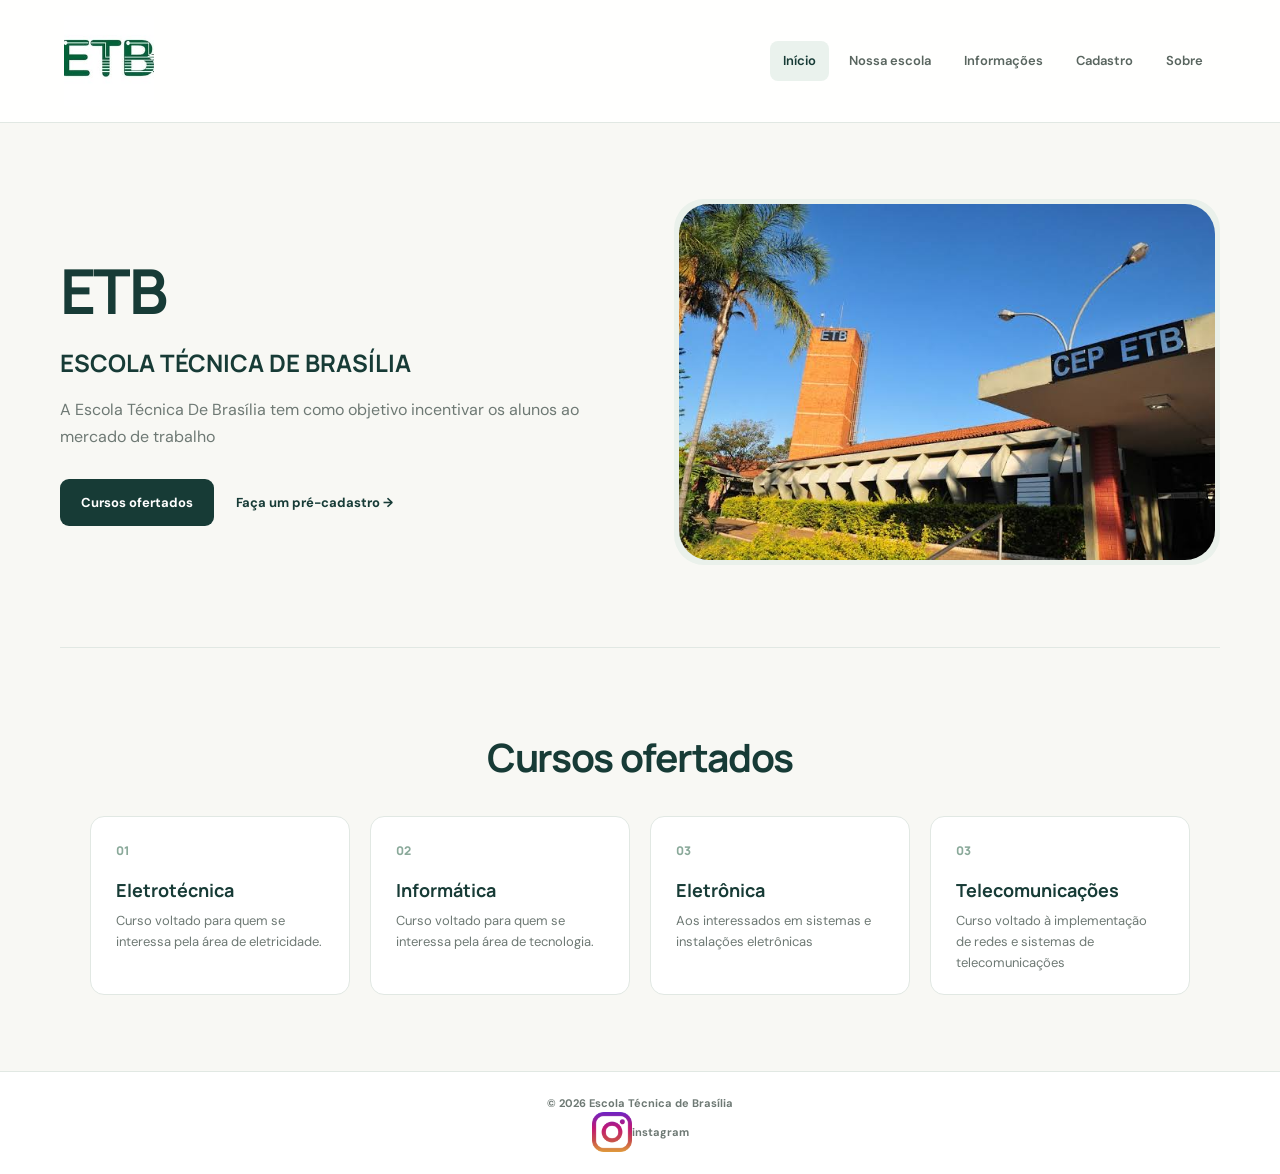
<file: index.html>
<!DOCTYPE html>
<html lang="pt-BR">
<head>
  <meta charset="UTF-8">
  <meta name="viewport" content="width=device-width, initial-scale=1.0">
  <title>ETB</title>
  <link rel="stylesheet" href="style.css">
</head>
<body>
  <header class="site-header">
    <a class="brand" href="index.html"><img src="logo.png" alt="Logo da Escola Técnica" width="90px"></a>
    <nav class="main-nav" aria-label="Navegação principal">
      <a class="active" href="index.html">Início</a>
      <a href="conteudo.html">Nossa escola</a>
      <a href="dados.html">Informações</a>
      <a href="cadastro.html">Cadastro</a>
      <a href="sobre.html">Sobre</a>
    </nav>
  </header>

  <main>
    <section class="hero">
      <div class="hero-copy">
        <h1>ETB</h1>
        <h2>ESCOLA TÉCNICA DE BRASÍLIA</h2>
        <p>A Escola Técnica De Brasília tem como objetivo incentivar os alunos ao mercado de trabalho</p>
        <div class="hero-actions">
          <a class="button button-primary" href="#cursos">Cursos ofertados</a>
          <a class="text-link" href="cadastro.html">Faça um pré-cadastro →</a>
        </div>
      </div>
      <div class="hero-art">
        <img src="etb.jpeg" alt="Imagem da Escola técnica">
      </div>
    </section>

    <section class="section intro-section" id="cursos">
      <div class="section-heading">
        <h2>Cursos ofertados</h2>
      </div>
      <div class="feature-grid">
        <article class="feature-card">
          <span class="feature-number">01</span><h3>Eletrotécnica</h3><p>Curso voltado para quem se interessa pela área de eletricidade. </p>
        </article>
        <article class="feature-card">
          <span class="feature-number">02</span><h3>Informática</h3><p>Curso voltado para quem se interessa pela área de tecnologia.</p>
        </article>
        <article class="feature-card">
          <span class="feature-number">03</span><h3>Eletrônica</h3><p>Aos interessados em sistemas e instalações eletrônicas</p>
        </article>
        <article class="feature-card">
          <span class="feature-number">03</span><h3>Telecomunicações</h3><p>Curso voltado à implementação de redes e sistemas de telecomunicações</p>
        </article>
      </div>
    </section>
  </main>

  <footer class="site-footer">
    <span>© 2026 Escola Técnica de Brasília</span>
    <div class="link"><img src="instagram.png" alt="" width="40px"><a href="#site-footer">instagram</a></div>
  </footer>
</body>
</html>
</file>
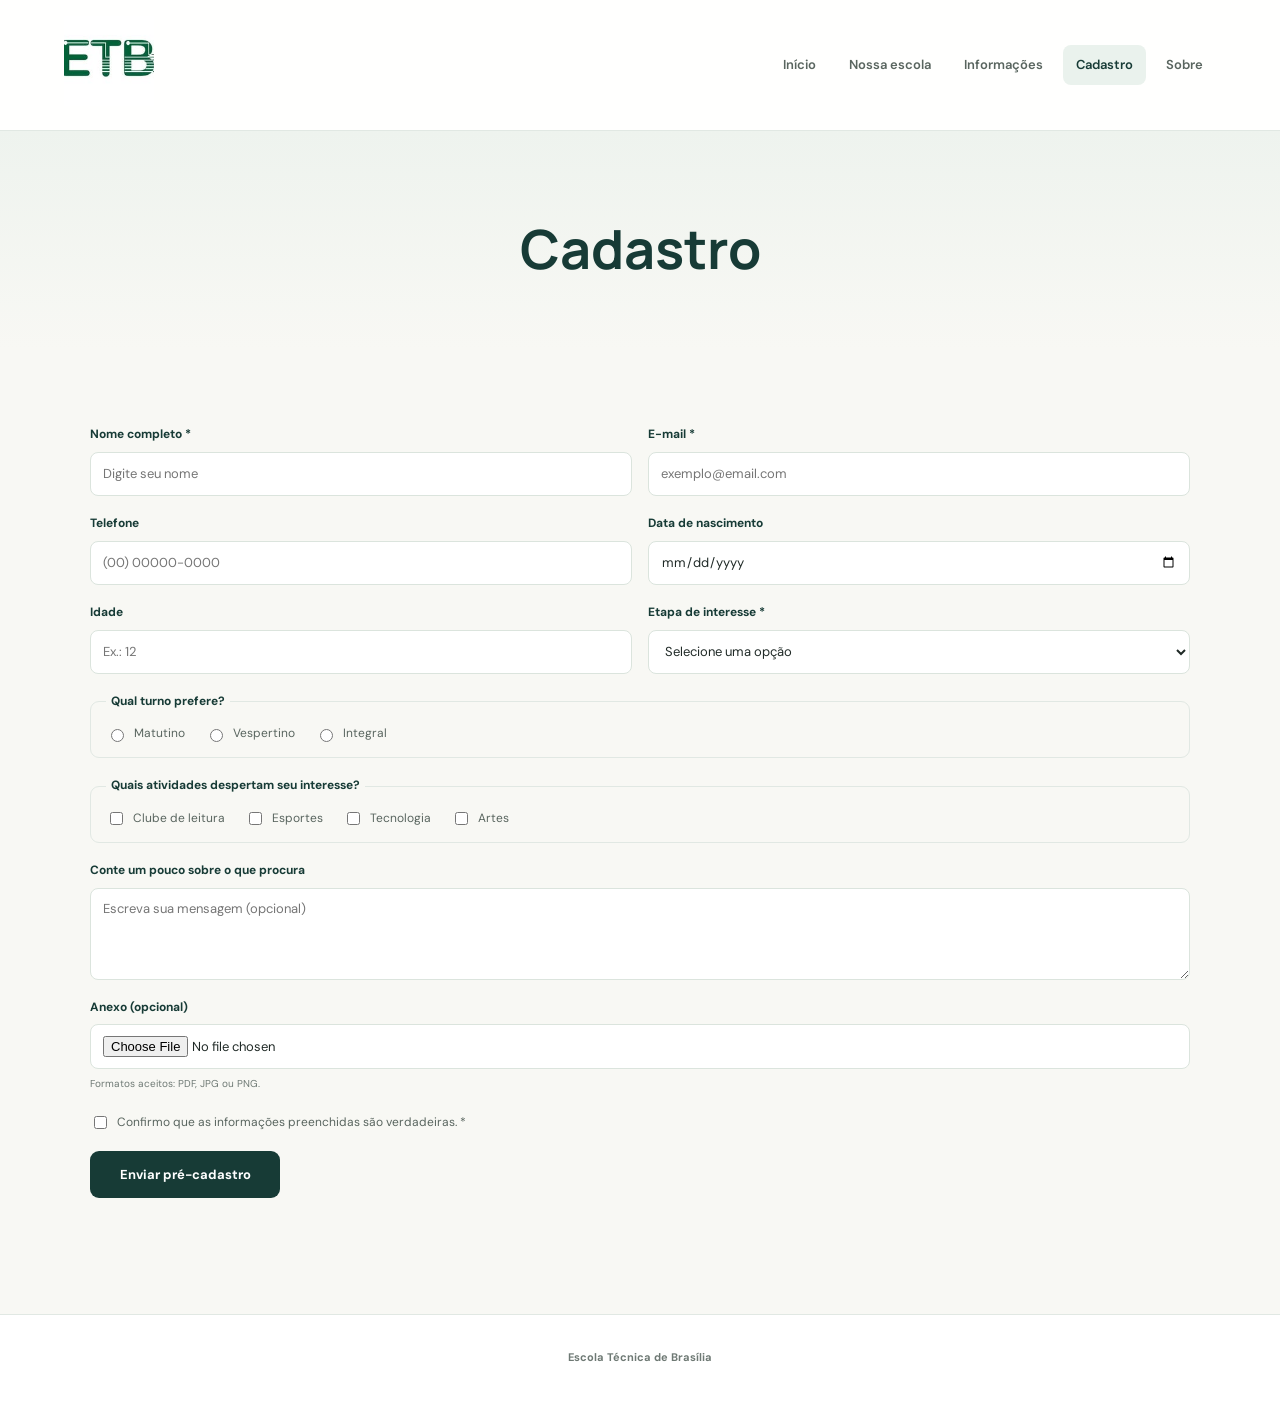
<file: cadastro.html>
<!DOCTYPE html>
<html lang="pt-BR">
<head>
  <meta charset="UTF-8">
  <meta name="viewport" content="width=device-width, initial-scale=1.0">
  <title>ETB | Escola Técnica de Brasília</title>
  <link rel="stylesheet" href="cadastro.css">
  <script src="script.js" defer></script>
</head>
<body>
  <header class="site-header">
    <a href="index.html"><img src="logo.png" alt="" width="90px"></a>
    <nav class="main-nav" aria-label="Navegação principal">
      <a href="index.html">Início</a>
      <a href="conteudo.html">Nossa escola</a>
      <a href="dados.html">Informações</a>
      <a class="active" href="cadastro.html">Cadastro</a>
      <a href="sobre.html">Sobre</a>
    </nav>
  </header>

  <main class="page-main">
    <section class="page-hero">
      <h1>Cadastro</h1>
    </section>

    <section class="section form-section">
      <form id="cadastroForm" class="school-form">
        <div class="form-row">
          <div class="form-group"><label for="nome">Nome completo *</label><input type="text" id="nome" name="nome" placeholder="Digite seu nome" minlength="3" maxlength="80" autocomplete="name" required></div>
          <div class="form-group"><label for="email">E-mail *</label><input type="email" id="email" name="email" placeholder="exemplo@email.com" autocomplete="email" required></div>
        </div>
        <div class="form-row">
          <div class="form-group"><label for="telefone">Telefone</label><input type="tel" id="telefone" name="telefone" placeholder="(00) 00000-0000" pattern="[0-9() +-]{8,20}" autocomplete="tel"></div>
          <div class="form-group"><label for="nascimento">Data de nascimento</label><input type="date" id="nascimento" name="nascimento"></div>
        </div>
        <div class="form-row">
          <div class="form-group"><label for="idade">Idade</label><input type="number" id="idade" name="idade" min="3" max="100" placeholder="Ex.: 12"></div>
          <div class="form-group"><label for="etapa">Etapa de interesse *</label><select id="etapa" name="etapa" required><option value="">Selecione uma opção</option><option>Ensino Fundamental I</option><option>Ensino Fundamental II</option><option>Atividades em período integral</option><option>Quero receber informações</option></select></div>
        </div>

        <fieldset class="form-fieldset"><legend>Qual turno prefere?</legend>
          <label class="choice"><input type="radio" name="turno" value="Matutino" required> Matutino</label>
          <label class="choice"><input type="radio" name="turno" value="Vespertino"> Vespertino</label>
          <label class="choice"><input type="radio" name="turno" value="Integral"> Integral</label>
        </fieldset>

        <fieldset class="form-fieldset"><legend>Quais atividades despertam seu interesse?</legend>
          <label class="choice"><input type="checkbox" name="atividades" value="Leitura"> Clube de leitura</label>
          <label class="choice"><input type="checkbox" name="atividades" value="Esportes"> Esportes</label>
          <label class="choice"><input type="checkbox" name="atividades" value="Tecnologia"> Tecnologia</label>
          <label class="choice"><input type="checkbox" name="atividades" value="Artes"> Artes</label>
        </fieldset>

        <div class="form-group"><label for="mensagem">Conte um pouco sobre o que procura</label><textarea id="mensagem" name="mensagem" rows="4" maxlength="500" placeholder="Escreva sua mensagem (opcional)"></textarea></div>
        <div class="form-group"><label for="arquivo">Anexo (opcional)</label><input type="file" id="arquivo" name="arquivo" accept=".pdf,.jpg,.jpeg,.png"><small>Formatos aceitos: PDF, JPG ou PNG.</small></div>
        <label class="choice consent"><input type="checkbox" id="consentimento" required> Confirmo que as informações preenchidas são verdadeiras. *</label>
        <button class="button button-primary submit-button" type="submit">Enviar pré-cadastro</button>
        <p id="formMessage" class="form-message" role="status" aria-live="polite"></p>
      </form>
    </section>
  </main>
  <footer class="site-footer">
    <p>Escola Técnica de Brasília</p>
  </footer>
</body>
</html>
</file>
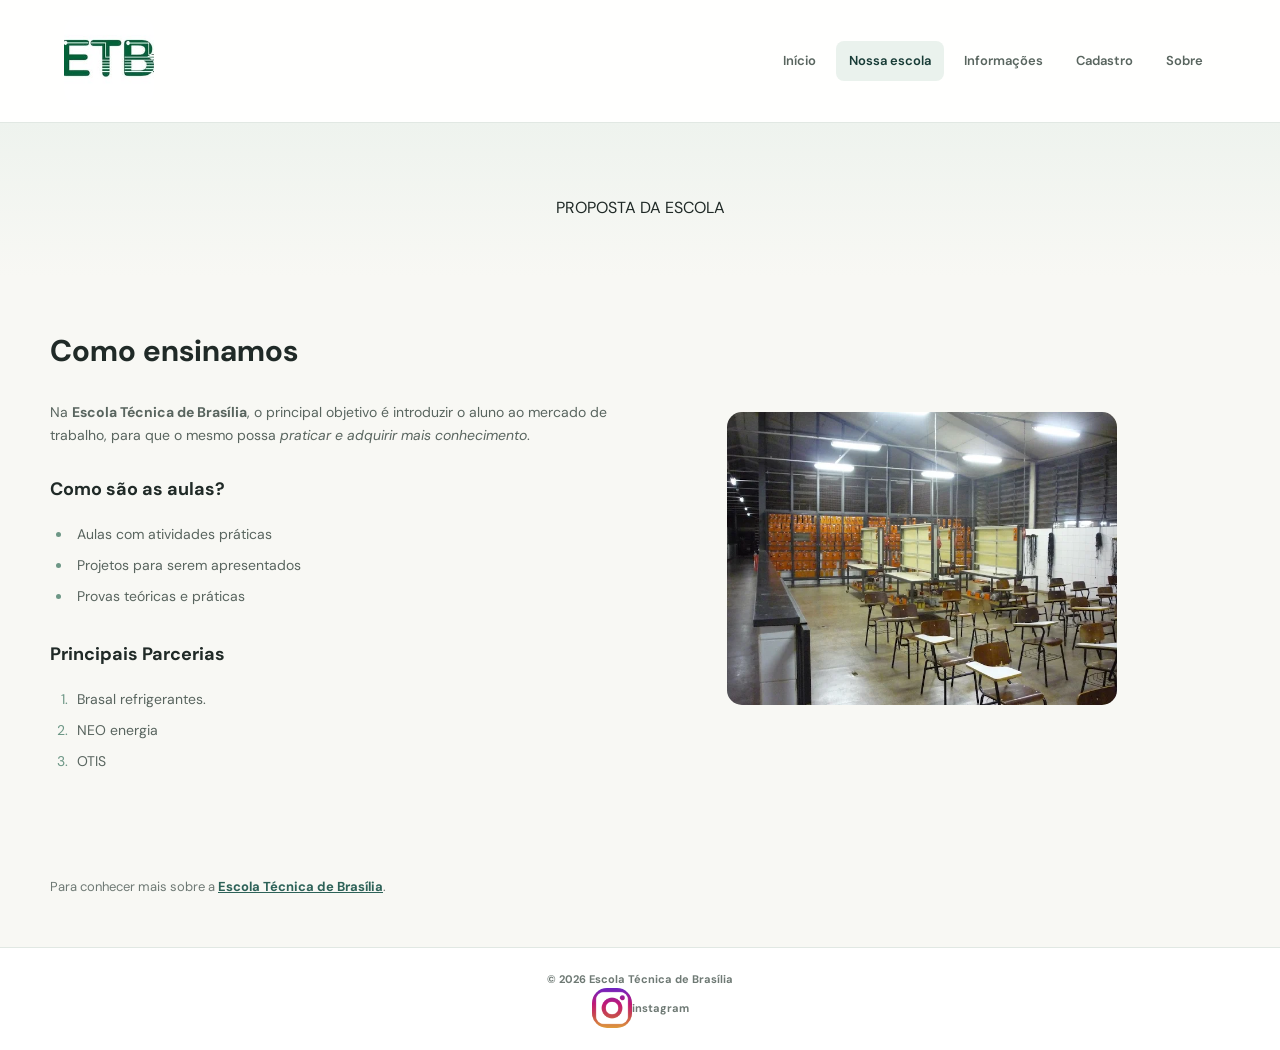
<file: conteudo.html>
<!DOCTYPE html>
<html lang="pt-BR">

<head>
  <meta charset="UTF-8">
  <meta name="viewport" content="width=device-width, initial-scale=1.0">
  <title>ETB | Escola Técnica de Brasília</title>
  <link rel="stylesheet" href="conteudo.css">
</head>

<body>
  <header class="site-header">
    <a class="brand" href="index.html"><img src="logo.png" alt="logo da etb" width="90px"></a>
    <nav class="main-nav">
      <a href="index.html">Início</a>
      <a class="active" href="conteudo.html">Nossa escola</a>
      <a href="dados.html">Informações</a>
      <a href="cadastro.html">Cadastro</a>
      <a href="sobre.html">Sobre</a>
    </nav>
  </header>

  <main class="page-main">
    <section class="page-hero">
      <span>PROPOSTA DA ESCOLA</span>
    </section>

    <section class="content-layout section">
      <div class="content-copy">
        <h2>Como ensinamos</h2>
        <p>Na <strong>Escola Técnica de Brasília</strong>, o principal objetivo é introduzir o aluno ao mercado de trabalho, para que o mesmo possa <em>praticar e adquirir mais conhecimento</em>.</p>

        <h3>Como são as aulas?</h3>
        <ul class="styled-list">
          <li>Aulas com atividades práticas</li>
          <li>Projetos para serem apresentados</li>
          <li>Provas teóricas e práticas</li>
        </ul>

        <h3>Principais Parcerias</h3>
        <ol class="styled-list ordered">
          <li>Brasal refrigerantes.</li>
          <li>NEO energia</li>
          <li>OTIS</li>
        </ol>
      </div>

        <img src="sala.jpg" alt="Sala" width="390px">
    </section>

    <section>
      <p class="reference">Para conhecer mais sobre a <a
          href="https://www.educaedu-brasil.com/centros/etb--escola-tecnica-de-brasilia-uni3541" target="_blank">Escola Técnica de Brasília</a>.</p>
    </section>
  </main>

  <footer class="site-footer">
    <span>© 2026 Escola Técnica de Brasília</span>
    <div class="link"><img src="instagram.png" alt="" width="40px"><a href="#site-footer">instagram</a></div>
  </footer>
</body>
</html>
</file>
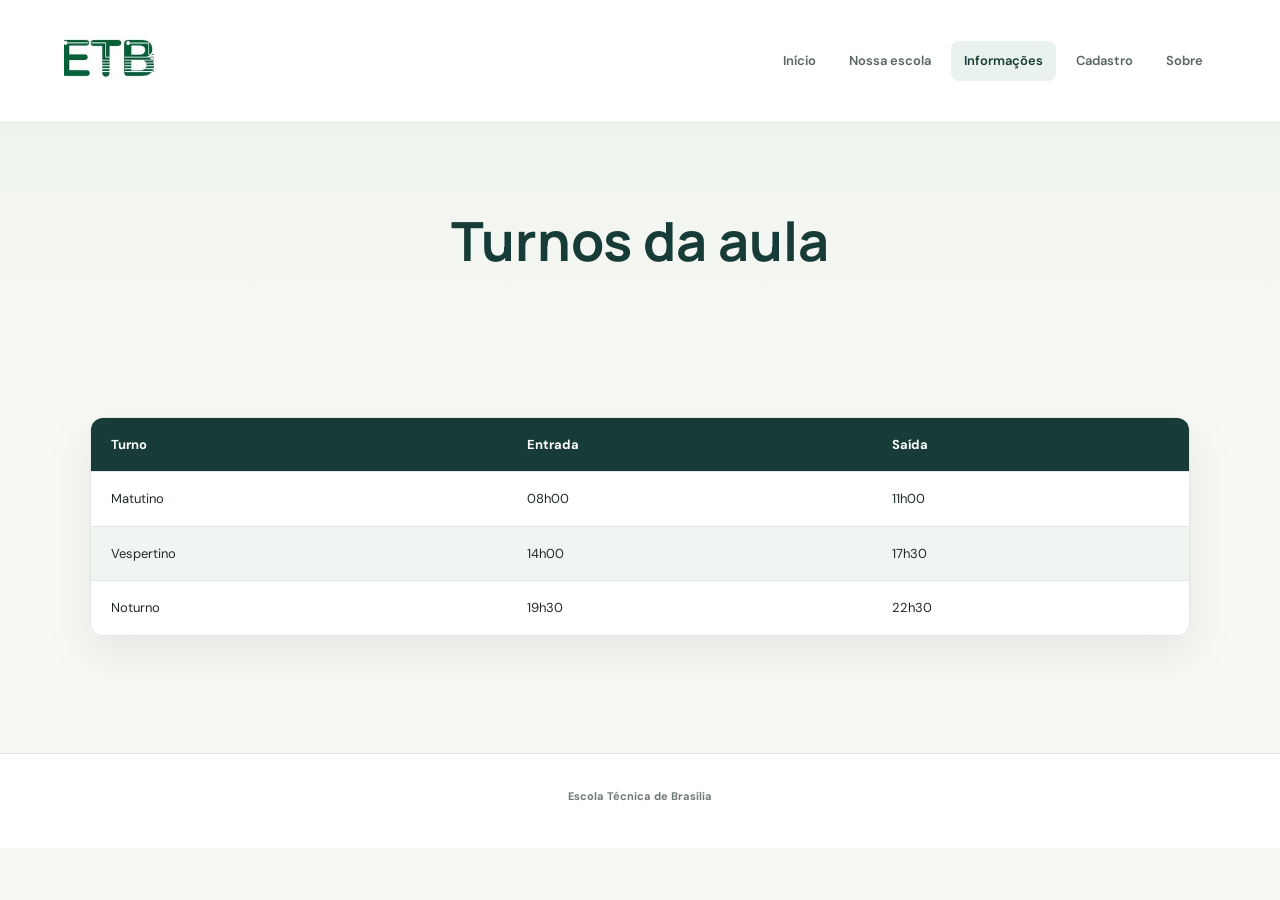
<file: dados.html>
<!DOCTYPE html>
<html lang="pt-BR">

<head>
  <meta charset="UTF-8">
  <meta name="viewport" content="width=device-width, initial-scale=1.0">
  <title>ETB | Escola técnica de Brasília</title>
  <link rel="stylesheet" href="dados.css">
  <style>
    /* CSS interno*/
    .school-table th {
      background-color: #173b36;
      color: #ffffff;
    }

    .school-table td {
      background-color: #ffffff;
    }

    .school-table tr:nth-child(even) td {
      background-color: #f0f5f2;
    }
  </style>
</head>

<body>
  <header class="site-header"><img src="logo.png" alt="" width="90px"></a>
    <nav class="main-nav" aria-label="Navegação principal">
      <a href="index.html">Início</a>
      <a href="conteudo.html">Nossa escola</a>
      <a class="active" href="dados.html">Informações</a>
      <a href="cadastro.html">Cadastro</a>
      <a href="sobre.html">Sobre</a>
    </nav>
  </header>

  <main class="page-main">
    <section class="page-hero">
      <h1>Turnos da aula</h1>
    </section>

    <section class="section table-section">
      <div class="table-wrap">
        <table class="school-table">
          <thead>
            <tr>
              <th scope="col">Turno</th>
              <th scope="col">Entrada</th>
              <th scope="col">Saída</th>
            </tr>
          </thead>
          <tbody>
            <tr>
              <td>Matutino</td>
              <td>08h00</td>
              <td>11h00</td>
            </tr>
            <tr>
              <td>Vespertino</td>
              <td>14h00</td>
              <td>17h30</td>
            </tr>
            <tr>
              <td>Noturno</td>
              <td>19h30</td>
              <td>22h30</td>
            </tr>
          </tbody>
        </table>
      </div>
    </section>
  </main>
  <footer class="site-footer">
    <p>Escola Técnica de Brasília</p>
  </footer>
</body>

</html>
</file>
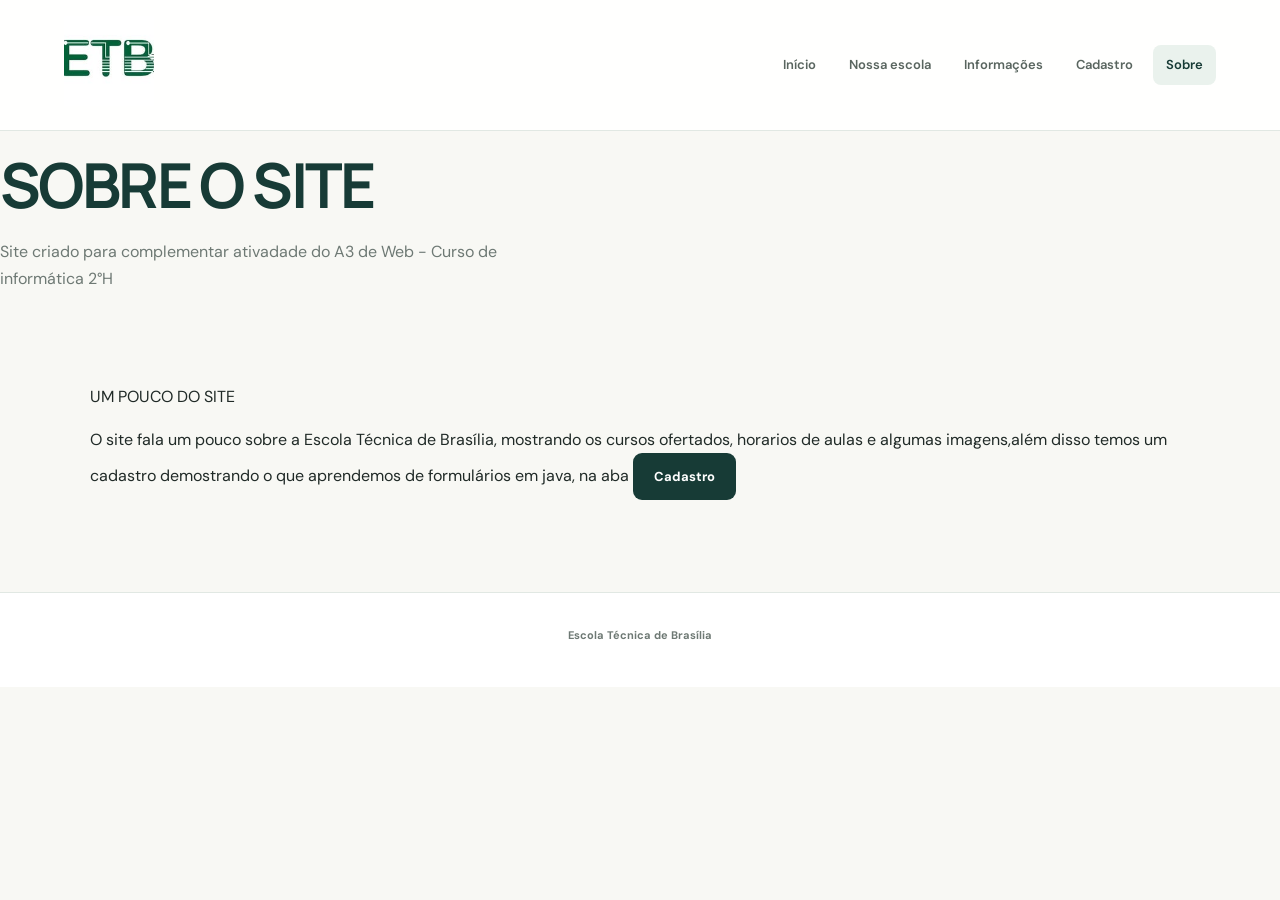
<file: sobre.html>
<!DOCTYPE html>
<html lang="pt-BR">
<head>
  <meta charset="UTF-8">
  <meta name="viewport" content="width=device-width, initial-scale=1.0">
  <meta name="description" content="Conheça os objetivos e os princípios da Escola Horizonte.">
  <title>ETB | Escola Técnica de Brsília</title>
  <link rel="stylesheet" href="style.css">
</head>
<body>
  <header class="site-header">
    <a class="brand" href="index.html"><span class="brand-mark"><img src="logo.png" alt="" width="90px"></a>
    <nav class="main-nav" aria-label="Navegação principal">
      <a href="index.html">Início</a><a href="conteudo.html">Nossa escola</a><a href="dados.html">Informações</a><a href="cadastro.html">Cadastro</a><a class="active" href="sobre.html">Sobre</a>
    </nav>
  </header>

  <main class="page-main">
    <section class="page-hero">
      <h1>SOBRE O SITE</h1>
      <p>Site criado para complementar ativadade do A3 de Web - Curso de informática 2°H</p>
    </section>
    <section class="section about-layout">
      <div><span class="eyebrow">UM POUCO DO SITE</span><p>O site fala um pouco sobre a Escola Técnica de Brasília, mostrando os cursos ofertados, horarios de aulas e algumas imagens,além disso temos um cadastro demostrando o que aprendemos de formulários em java, na aba <a class="button button-primary" href="cadastro.html">Cadastro</a></p></div>
      
    </section>
  </main>
  <footer class="site-footer">
    <p>Escola Técnica de Brasília</p>
  </footer>
</body>
</html>
</file>
<file: style.css>
@import url('https://fonts.googleapis.com/css2?family=DM+Sans:wght@400;500;600;700&family=Manrope:wght@400;500;600;700;800&display=swap');

:root {
  --green: #173b36;
  --green-2: #2d6258;
  --mint: #eaf2ed;
  --cream: #f8f8f4;
  --ink: #202a27;
  --muted: #6e7974;
  --line: #e1e8e3;
  --white: #ffffff;
  --shadow: 0 18px 50px rgba(23, 59, 54, .09);
}

* {
  box-sizing: border-box;
}

html {
  scroll-behavior: smooth;
}

body {
  margin: 0;
  background: var(--cream);
  color: var(--ink);
  font-family: 'DM Sans', Arial, sans-serif;
  line-height: 1.65;
}

a {
  color: inherit;
}

.site-header {
  min-height: 82px;
  padding: 16px max(5vw, 24px);
  display: flex;
  align-items: center;
  justify-content: space-between;
  gap: 28px;
  background: rgba(255, 255, 255, .94);
  border-bottom: 1px solid var(--line);
}

.brand {
  display: inline-flex;
  align-items: center;
  gap: 11px;
  color: var(--green);
  text-decoration: none;
  font-family: Manrope, sans-serif;
  font-size: 17px;
  white-space: nowrap;
}



.main-nav {
  display: flex;
  align-items: center;
  flex-wrap: wrap;
  gap: 7px;
}

.main-nav a {
  padding: 9px 13px;
  border-radius: 8px;
  text-decoration: none;
  color: #59655f;
  font-size: 13px;
  font-weight: 600;
  transition: .2s;
}

.main-nav a:hover,
.main-nav a.active {
  color: var(--green);
  background: var(--mint);
}

.hero {
  max-width: 1220px;
  margin: auto;
  padding: 76px 30px 82px;
  display: grid;
  grid-template-columns: 1.02fr .98fr;
  align-items: center;
  gap: 45px;
}



h1,
h2,
h3 {
  font-family: Manrope, sans-serif;
  line-height: 1.2;
  color: var(--green);
}

.hero h1,
.page-hero h1 {
  margin: 17px 0;
  font-size: clamp(38px, 5vw, 62px);
  letter-spacing: -2.6px;
}


.hero-copy>p,
.page-hero>p {
  max-width: 570px;
  color: var(--muted);
  font-size: 16px;
}

.hero-actions {
  display: flex;
  align-items: center;
  flex-wrap: wrap;
  gap: 22px;
  margin-top: 29px;
}

.button {
  display: inline-flex;
  justify-content: center;
  align-items: center;
  min-height: 47px;
  padding: 0 21px;
  border: 0;
  border-radius: 9px;
  font: 700 13px 'DM Sans', sans-serif;
  text-decoration: none;
  cursor: pointer;
  transition: transform .2s, background .2s;
}

.button:hover {
  transform: translateY(-2px);
}

.button-primary {
  background: var(--green);
  color: white;
}

.button-primary:hover {
  background: var(--green-2);
}

.text-link {
  color: var(--green);
  font-size: 13px;
  font-weight: 700;
  text-decoration: none;
}


.hero-art {
  position: relative;
  padding: 5px;
  border-radius: 30px;
  background: #eaf1eb;
}

.hero-art img {
  display: block;
  width: 100%;
  max-height: 390px;
  border-radius: 30px;
}


.section {
  max-width: 1160px;
  margin: auto;
  padding: 76px 30px;
}

.intro-section {
  border-top: 1px solid var(--line);
}

.section-heading {
  max-width: 680px;
  margin: 0 auto 35px;
  text-align: center;
}

.section-heading h2,
.about-layout h2 {
  margin: 10px 0;
  font-size: clamp(28px, 3.4vw, 39px);
  letter-spacing: -1.3px;
}



.feature-grid,
.values-grid,
.activity-grid {
  display: flex;
  grid-template-columns: repeat(3, 1fr);
  gap: 20px;

}

.feature-card,
.values-grid article {
  padding: 20px 25px;
  border: 1px solid var(--line);
  border-radius: 14px;
  background: white;
  flex: 1;
}

.feature-number {
  color: #8aa99a;
  font: 800 12px Manrope, sans-serif;
}

.feature-card h3,
.values-grid h3 {
  margin: 17px 0 8px;
  font-size: 18px;
}

.feature-card p,
.values-grid p {
  margin: 0;
  color: var(--muted);
  font-size: 13px;
}



.site-footer {
  min-height: 95px;
  padding: 22px max(5vw, 24px);
  justify-content: space-between;
  gap: 20px;
  border-top: 1px solid var(--line);
  background: white;

}

.link{
  width: 10px;
  margin: auto;
}

.link a{
  text-decoration: none;
}
.link:hover{
  text-decoration: underline;
}

.site-footer p,
.site-footer>span,
.site-footer>.link
{

  display: flex;
  color: var(--muted);
  font-size: 11px;
  align-items: center;
  justify-content: center;
  font-weight: bold;

}


/*Arrumar depois*/
@media (max-width: 850px) {
  .site-header {
    flex-direction: column;
    gap: 12px;
  }

  .main-nav {
    justify-content: center;
  }

  .hero{
    grid-template-columns: 1fr;
    padding-top: 48px;
  }

  .hero-art {
    max-width: 580px;
    margin: auto;
  }

  .feature-grid {
    grid-template-columns: 1fr;
    display: grid;
  }
}

@media (max-width: 560px) {
  .main-nav {
    gap: 2px;
  }
  .feature-grid{
    display: grid;
  }

  .main-nav a {
    padding: 7px 8px;
    font-size: 11px;
  }

  .hero {
    padding: 42px 22px 55px;
  }

  .hero h1{
    letter-spacing: -1.5px;
  }

  .section {
    padding: 52px 22px;
  }
}
</file>
<file: cadastro.css>
@import url('https://fonts.googleapis.com/css2?family=DM+Sans:wght@400;500;600;700&family=Manrope:wght@400;500;600;700;800&display=swap');

:root {
  --green: #173b36;
  --green-2: #2d6258;
  --mint: #eaf2ed;
  --cream: #f8f8f4;
  --ink: #202a27;
  --muted: #6e7974;
  --line: #e1e8e3;
  --white: #ffffff;
  --shadow: 0 18px 50px rgba(23, 59, 54, .09);
}

* {
  box-sizing: border-box;
}

html {
  scroll-behavior: smooth;
}

body {
  margin: 0;
  background: var(--cream);
  color: var(--ink);
  font-family: 'DM Sans', Arial, sans-serif;
  line-height: 1.65;
}

a {
  color: inherit;
}

.site-header {
  min-height: 82px;
  padding: 16px max(5vw, 24px);
  display: flex;
  align-items: center;
  justify-content: space-between;
  gap: 28px;
  background: rgba(255, 255, 255, .94);
  border-bottom: 1px solid var(--line);
}

.main-nav {
  display: flex;
  align-items: center;
  flex-wrap: wrap;
  gap: 7px;
}

.main-nav a {
  padding: 9px 13px;
  border-radius: 8px;
  text-decoration: none;
  color: #59655f;
  font-size: 13px;
  font-weight: 600;
  transition: .2s;
}

.main-nav a:hover,
.main-nav a.active {
  color: var(--green);
  background: var(--mint);
}


h1,
h2,
h3 {
  font-family: Manrope, sans-serif;
  line-height: 1.2;
  color: var(--green);
}


.button {
  display: inline-flex;
  justify-content: center;
  align-items: center;
  min-height: 47px;
  padding: 0 21px;
  border: 0;
  border-radius: 9px;
  font: 700 13px 'DM Sans', sans-serif;
  text-decoration: none;
  cursor: pointer;
  transition: transform .2s, background .2s;
}

.button:hover {
  transform: translateY(-2px);
}

.button-primary {
  background: var(--green);
  color: white;
}

.button-primary:hover {
  background: var(--green-2);
}

.section {
  max-width: 1160px;
  margin: auto;
  padding: 76px 30px;
}

.site-footer {
  min-height: 95px;
  padding: 22px max(5vw, 24px);
  justify-content: space-between;
  gap: 20px;
  border-top: 1px solid var(--line);
  background: white;

}

.site-footer p,
.site-footer>span,
.site-footer>.link
{

  display: flex;
  color: var(--muted);
  font-size: 11px;
  align-items: center;
  justify-content: center;
  font-weight: bold;

}


/*Arrumar depois*/
@media (max-width: 850px) {
  .site-header {
    flex-direction: column;
    gap: 12px;
  }

  .main-nav {
    justify-content: center;
  }

}

@media (max-width: 560px) {
  .main-nav {
    gap: 2px;
  }

  .main-nav a {
    padding: 7px 8px;
    font-size: 11px;
  }

  .section {
    padding: 52px 22px;
  }
}


.button-light {
  background: white;
  color: var(--green);
  white-space: nowrap;
}
.page-main {
  min-height: 70vh;
}

.page-hero {
  padding: 72px 25px 55px;
  text-align: center;
  background: linear-gradient(180deg, #eef3ee, var(--cream));
}

.page-hero h1 {
  max-width: 850px;
  margin: 13px auto;
  font-size: clamp(36px, 5vw, 54px);
}

.page-hero>p {
  margin: auto;
}

.values-section {
  padding-top: 15px;
}

.left-heading {
  margin-left: 0;
  text-align: left;
}


.reference {
  margin-top: 35px;
  color: var(--muted);
  font-size: 13px;
}

.reference a {
  color: var(--green-2);
  font-weight: 700;
}

.table-section {
  padding-bottom: 45px;
}

.table-wrap {
  overflow-x: auto;
  border: 1px solid var(--line);
  border-radius: 13px;
  background: white;
  box-shadow: var(--shadow);
}

.school-table {
  width: 100%;
  border-collapse: collapse;
  text-align: left;
  font-size: 13px;
}

.school-table caption {
  padding: 15px;
  color: var(--muted);
  text-align: left;
  font-size: 12px;
}

.school-table th,
.school-table td {
  padding: 16px 20px;
  border-bottom: 1px solid var(--line);
}

.school-table th {
  font-weight: 700;
}

.school-table tbody tr:last-child td {
  border-bottom: 0;
}

.form-section {
  display: relative;
  grid-template-columns: .72fr 1.28fr;
  gap: 55px;
  align-items: center;
}


.school-form {
  display: grid;
  gap: 18px;
}

.form-row {
  display: grid;
  grid-template-columns: 1fr 1fr;
  gap: 16px;
}

.form-group {
  display: flex;
  flex-direction: column;
  gap: 7px;
}

.form-group label,
.form-fieldset legend {
  color: var(--green);
  font-size: 12px;
  font-weight: 700;
}

.form-group input,
.form-group select,
.form-group textarea {
  width: 100%;
  min-height: 44px;
  padding: 11px 12px;
  border: 1px solid #dbe4dd;
  border-radius: 8px;
  outline: none;
  background: white;
  color: var(--ink);
  font: 13px 'DM Sans', sans-serif;
}

.form-group textarea {
  resize: vertical;
}

.form-group input:focus,
.form-group select:focus,
.form-group textarea:focus {
  border-color: #6d9786;
  box-shadow: 0 0 0 3px rgba(109, 151, 134, .12);
}

.form-group small {
  color: var(--muted);
  font-size: 10px;
}

.form-fieldset {
  display: flex;
  flex-wrap: wrap;
  gap: 12px 20px;
  margin: 0;
  padding: 13px 15px;
  border: 1px solid var(--line);
  border-radius: 9px;
}

.form-fieldset legend {
  padding: 0 5px;
}

.choice {
  display: inline-flex;
  align-items: center;
  gap: 7px;
  color: #59655f;
  font-size: 12px;
}

.choice input {
  accent-color: var(--green-2);
}

.consent {
  margin-top: 2px;
}

.submit-button {
  justify-self: start;
  min-width: 190px;
}

.form-message {
  min-height: 22px;
  margin: 0;
  color: var(--green-2);
  font-size: 13px;
  font-weight: 700;
}


/*Arrumar depois*/
@media (max-width: 850px) {
  .site-header {
    flex-direction: column;
    gap: 12px;
  }

  .main-nav {
    justify-content: center;
  }

  .form-aside {
    min-height: 250px;
  }
}

@media (max-width: 560px) {
  .main-nav {
    gap: 2px;
  }

  .main-nav a {
    padding: 7px 8px;
    font-size: 11px;
  }

  .section {
    padding: 52px 22px;
  }

  .form-row {
    grid-template-columns: 1fr;
  }

  .page-hero {
    padding: 50px 22px 40px;
  }
}
</file>
<file: conteudo.css>
@import url('https://fonts.googleapis.com/css2?family=DM+Sans:wght@400;500;600;700&family=Manrope:wght@400;500;600;700;800&display=swap');

:root {
  --green: #173b36;
  --green-2: #2d6258;
  --mint: #eaf2ed;
  --cream: #f8f8f4;
  --ink: #202a27;
  --muted: #6e7974;
  --line: #e1e8e3;
  --white: #ffffff;
  --shadow: 0 18px 50px rgba(23, 59, 54, .09);
}

* {
  box-sizing: border-box;
}

html {
  scroll-behavior: smooth;
}

body {
  margin: 0px;
  background: var(--cream);
  color: var(--ink);
  font-family: 'DM Sans', Arial, sans-serif;
  line-height: 1.65;
}

a {
  color: inherit;
}

.site-header {
  min-height: 82px;
  padding: 16px max(5vw, 24px);
  display: flex;
  align-items: center;
  justify-content: space-between;
  gap: 28px;
  background: rgba(255, 255, 255, .94);
  border-bottom: 1px solid var(--line);
}

.brand {
  display: inline-flex;
  align-items: center;
  gap: 11px;
  color: var(--green);
  text-decoration: none;
  font-family: Manrope, sans-serif;
  font-size: 17px;
  white-space: nowrap;
}

.content-copy,
.content-image,
.reference{
    margin: 50px;
}


.main-nav {
  display: flex;
  align-items: center;
  flex-wrap: wrap;
  gap: 7px;
}

.main-nav a {
  padding: 9px 13px;
  border-radius: 8px;
  text-decoration: none;
  color: #59655f;
  font-size: 13px;
  font-weight: 600;
  transition: .2s;
}

.main-nav a:hover,
.main-nav a.active {
  color: var(--green);
  background: var(--mint);
}

img{
    border-radius: 15px;
}




.page-main {
  min-height: 70vh;
  
}

.page-hero {
  padding: 72px 25px 55px;
  text-align: center;
  background: linear-gradient(180deg, #eef3ee, var(--cream));
}

.page-hero h1 {
  max-width: 850px;
  margin: 13px auto;
  font-size: clamp(36px, 5vw, 54px);
}

.page-hero>p {
  margin: auto;
}

.content-layout {
  display: grid;
  grid-template-columns: 1.1fr .9fr;
  align-items: center;
  gap: 50px;
}

.content-copy h2 {
  margin-top: 0;
  font-size: 30px;
}

.content-copy h3 {
  margin: 28px 0 10px;
  font-size: 18px;
}

.content-copy p {
  color: #59655f;
  font-size: 14px;
}

.styled-list {
  padding-left: 22px;
  color: #59655f;
  font-size: 14px;
}

.styled-list li {
  padding: 4px 0 4px 5px;
}

.styled-list li::marker {
  color: #6d9786;
}






.reference {
  margin-top: 35px;
  color: var(--muted);
  font-size: 13px;
}

.reference a {
  color: var(--green-2);
  font-weight: 700;
}


@media (max-width: 850px) {
    .reference{
    margin-bottom: 50px;
  }
    .site-header {
    flex-direction: column;
    gap: 12px;
  }
  .page-main{
    padding: 15px;
  }

  .main-nav {
    justify-content: center;
  }

 .content-layout {
    grid-template-columns: 1fr;
  }

}

@media (max-width: 560px) {
  .site-footer{
    width: 100%;
  }
  .reference{
    margin-bottom: 50px;
  }
  .page-main{
    padding: 15px;
  }
  .main-nav {
    gap: 2px;
  }

  .main-nav a {
    padding: 7px 8px;
    font-size: 11px;
  }

  .page-hero h1 {
    letter-spacing: -1.5px;
  }

  .section {
    padding: 52px 22px;
  }
  .page-hero {
    padding: 50px 22px 40px;
  }
}


.site-footer {
  min-height: 95px;
  padding: 22px max(5vw, 24px);
  justify-content: space-between;
  gap: 20px;
  border-top: 1px solid var(--line);
  background: white; 

}
.site-footer p,
.site-footer>span,
.site-footer>.link
{

  display: flex;
  color: var(--muted);
  font-size: 11px;
  align-items: center;
  justify-content: center;
  font-weight: bold;

}

.link{
  width: 10px;
  margin: auto;
}

.link a{
  text-decoration: none;
}
.link:hover{
  text-decoration: underline;
}
</file>
<file: dados.css>
@import url('https://fonts.googleapis.com/css2?family=DM+Sans:wght@400;500;600;700&family=Manrope:wght@400;500;600;700;800&display=swap');

:root {
  --green: #173b36;
  --green-2: #2d6258;
  --mint: #eaf2ed;
  --cream: #f8f8f4;
  --ink: #202a27;
  --muted: #6e7974;
  --line: #e1e8e3;
  --white: #ffffff;
  --shadow: 0 18px 50px rgba(23, 59, 54, .09);
}

* {
  box-sizing: border-box;
}

html {
  scroll-behavior: smooth;
}

body {
  margin: 0;
  background: var(--cream);
  color: var(--ink);
  font-family: 'DM Sans', Arial, sans-serif;
  line-height: 1.65;
}

a {
  color: inherit;
}

.site-header {
  min-height: 82px;
  padding: 16px max(5vw, 24px);
  display: flex;
  align-items: center;
  justify-content: space-between;
  gap: 28px;
  background: rgba(255, 255, 255, .94);
  border-bottom: 1px solid var(--line);
}

.main-nav {
  display: flex;
  align-items: center;
  flex-wrap: wrap;
  gap: 7px;
}

.main-nav a {
  padding: 9px 13px;
  border-radius: 8px;
  text-decoration: none;
  color: #59655f;
  font-size: 13px;
  font-weight: 600;
  transition: .2s;
}

.main-nav a:hover,
.main-nav a.active {
  color: var(--green);
  background: var(--mint);
}

h1,
h2,
h3 {
  font-family: Manrope, sans-serif;
  line-height: 1.2;
  color: var(--green);
}

.page-hero>p {
  max-width: 570px;
  color: var(--muted);
  font-size: 16px;
}

.section {
  max-width: 1160px;
  margin: auto;
  padding: 76px 30px;
}



.site-footer {
  min-height: 95px;
  padding: 22px max(5vw, 24px);
  justify-content: space-between;
  gap: 20px;
  border-top: 1px solid var(--line);
  background: white;

}

.site-footer p
{
  display: flex;
  color: var(--muted);
  font-size: 11px;
  align-items: center;
  justify-content: center;
  font-weight: bold;

}


/*Arrumar depois*/
@media (max-width: 850px) {
  .site-header {
    flex-direction: column;
    gap: 12px;
  }

  .main-nav {
    justify-content: center;
  }

}

@media (max-width: 560px) {
  .main-nav {
    gap: 2px;
  }


  .main-nav a {
    padding: 7px 8px;
    font-size: 11px;
  }


  .section {
    padding: 52px 22px;
  }
}

.page-main {
  min-height: 70vh;
}

.page-hero {
  padding: 72px 25px 55px;
  text-align: center;
  background: linear-gradient(180deg, #eef3ee, var(--cream));
}

.page-hero h1 {
  max-width: 850px;
  margin: 13px auto;
  font-size: clamp(36px, 5vw, 54px);
}

.page-hero>p {
  margin: auto;
}

.table-section {
  padding-bottom: 45px;
}

.table-wrap {
  overflow-x: auto;
  border: 1px solid var(--line);
  border-radius: 13px;
  background: white;
  box-shadow: var(--shadow);
}

.school-table {
  width: 100%;
  border-collapse: collapse;
  text-align: left;
  font-size: 13px;
}



.school-table th,
.school-table td {
  padding: 16px 20px;
  border-bottom: 1px solid var(--line);
}

.school-table th {
  font-weight: 700;
}

.school-table tbody tr:last-child td {
  border-bottom: 0;
}

/*Arrumar depois*/
@media (max-width: 850px) {
  .site-header {
    flex-direction: column;
    gap: 12px;
  }

  .main-nav {
    justify-content: center;
  }
}

@media (max-width: 560px) {
  .main-nav {
    gap: 2px;
  }

  .main-nav a {
    padding: 7px 8px;
    font-size: 11px;
  }
  .section {
    padding: 52px 22px;
  }


  .page-hero {
    padding: 50px 22px 40px;
  }
}
</file>
